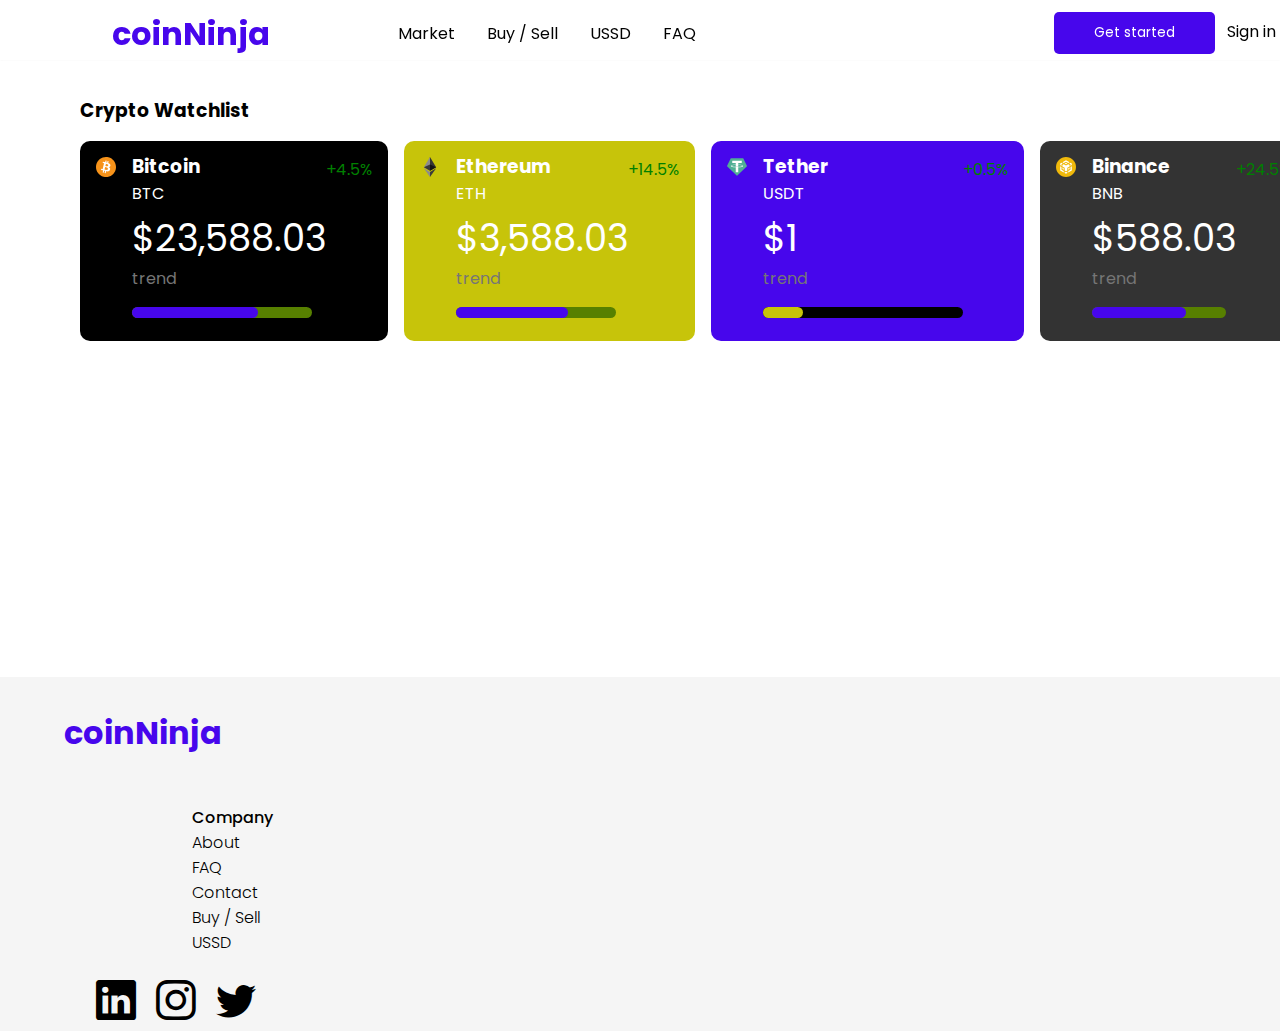
<file: html/buy.html>
<!DOCTYPE html>
<html lang="en">
<head>
    <meta charset="UTF-8">
    <meta http-equiv="X-UA-Compatible" content="IE=edge">
    <meta name="viewport" content="width=device-width, initial-scale=1.0">
    <link rel="stylesheet" href="../css /style.css">
    <link rel="stylesheet" href="../css /buy.css">
    <link rel="stylesheet" href="../css /market.css">
    <link rel="stylesheet" href="https://cdn.jsdelivr.net/npm/bootstrap-icons@1.10.3/font/bootstrap-icons.css">

    <title>coinNinja | Buy/Sell</title>
</head>
<body>
    <div class="container">
          <!--header-->
          <div class="header">
            <div class="title">
                <h3><a href='index.html'>coinNinja</a></h3>

            </div>
            <div class="navigation" id="navigation">
                <ul>
                    <li><a href="market.html">Market</a>
                    
                    </li>
                    <li><a href="buy.html">Buy / Sell</a>
                         
                    </li>
                    
                    <li><a href="">USSD</a></li>
                     
                   
                    
                    <li><a href="">FAQ</a></li>
                    
                </ul>
                <div class="nav-button">
                    <a href="signup.html" ><button class="one">Get started</button></a> 
                <a href="login.html"><button class="two">Sign in</button></a>
                </div>
                
            </div>
             
            <div class="menu" id="menu">
                <span></span>
                <span></span>
                <span></span>
            </div>
            <div class="close" id="close">
                <span>X</span>
            </div>
        </div>
  <!--main-->
      <main id="watch-main">
        <div class="watchlist">
            <div class="watchlist-head">
                <h3>Crypto Watchlist</h3>
            </div>
           <div class="watch-row">
            <div class="watch-col">
                <img src="../images/bitcoin-btc-logo.svg" alt="">
                <div class="watch-text">
                    <h3>Bitcoin</h3>
                    <p>BTC</p>  
                    <div class="watch-price">
                    $23,588.03
                </div>
                <span class="tren">trend</span>
                <div class="watch-trend">
                    <div class="span"></div>
                </div>
                </div>
                <div class="watch-percent">+4.5%</div>
              
                
            </div>
            <div class="watch-col watch2">
                <img src="../images/ethereum-eth-logo.svg" alt="">
                <div class="watch-text">
                    <h3>Ethereum</h3>
                    <p>ETH</p>  
                    <div class="watch-price">
                    $3,588.03
                </div>
                <span class="tren">trend</span>
                <div class="watch-trend">
                    <div class="span"></div>
                </div>
                </div>
                <div class="watch-percent">+14.5%</div>
              
                
            </div>
            <div class="watch-col watch3">
                <img src="../images/tether-usdt-logo.svg" alt="">
                <div class="watch-text">
                    <h3>Tether</h3>
                    <p>USDT</p>  
                    <div class="watch-price">
                    $1
                </div>
                <span class="tren">trend</span>
                <div class="watch-trend">
                    <div class="span"></div>
                </div>
                </div>
                <div class="watch-percent">+0.5%</div>
              
                
            </div>
            <div class="watch-col watch4">
                <img src="../images/bnb-bnb-logo.svg" alt="">
                <div class="watch-text">
                    <h3>Binance</h3>
                    <p>BNB</p>  
                    <div class="watch-price">
                    $588.03
                </div>
                <span class="tren">trend</span>
                <div class="watch-trend">
                    <div class="span"></div>
                </div>
                </div>
                <div class="watch-percent">+24.5%</div>
              
                
            </div>
           </div>
        </div>
      </main>
            
            
       
            
              
               
                 
             <!--footer-->
             <div class="footer footer-m">
                <h3>coinNinja</h3>
                <div class="main-list">
                   <div class="list">
                    <h4>Company</h4>
                    <ul>
                        <li><a href="">About</a></li>
                        <li><a href="">FAQ</a></li>
                        <li><a href="">Contact</a></li>
                        <li><a href="">Buy / Sell</a></li>
                        <li><a href="">USSD</a></li>
                    </ul>
                </div>
               
               
                </div>
                
                <div class="social-icons">
                    <ul>
                        <li><i class="bi bi-linkedin"></i></li>
                        <li><i class="bi bi-instagram"></i></li>
                        <li><i class="bi bi-twitter"></i></li>
                    </ul>
                </div>
            </div>
    </div>
    <script src="../js/nav.js"></script>
</body>
</html>
</file>
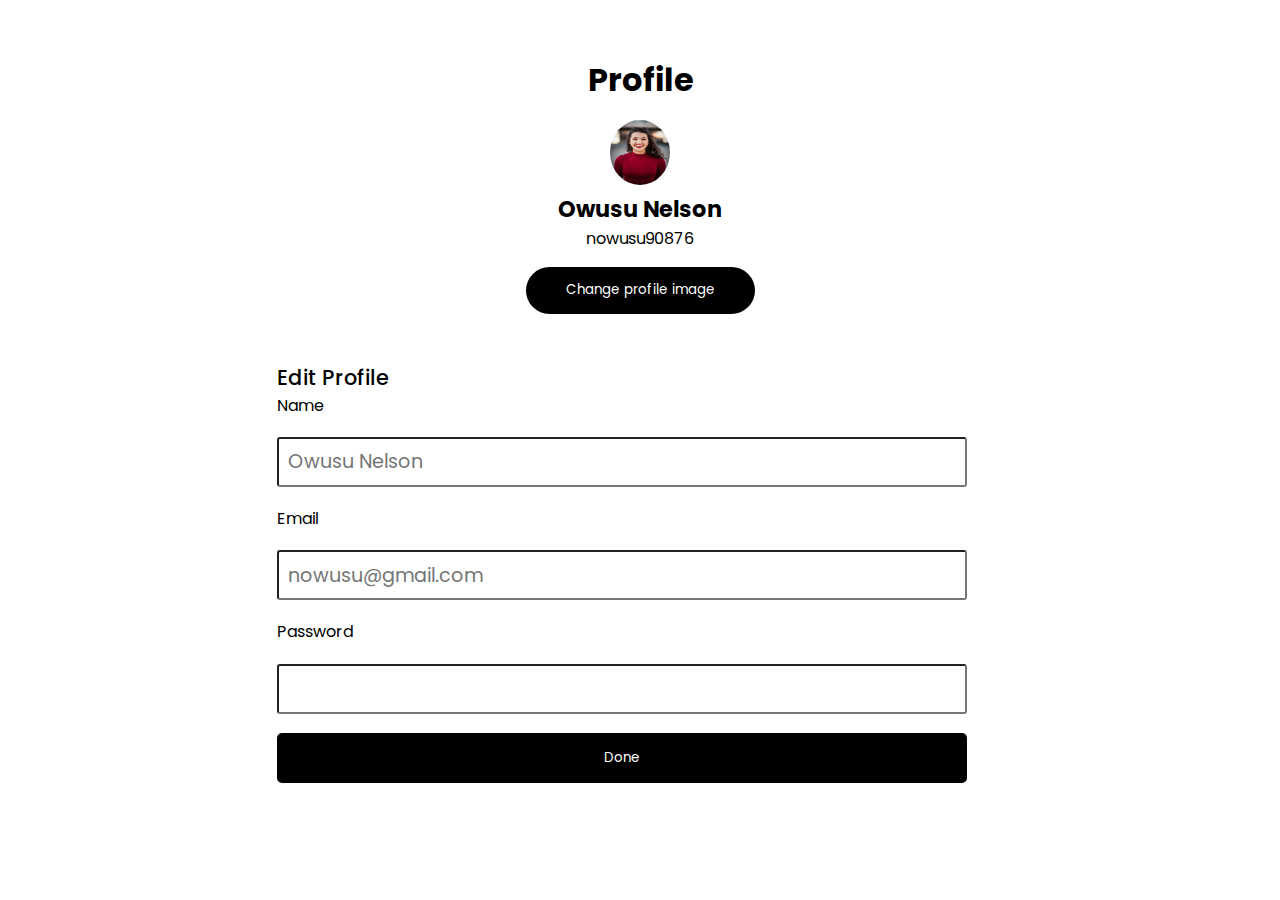
<file: html/edit-profile.html>
<!DOCTYPE html>
<html lang="en">
<head>
    <meta charset="UTF-8">
    <meta http-equiv="X-UA-Compatible" content="IE=edge">
    <meta name="viewport" content="width=device-width, initial-scale=1.0">
    <link rel="stylesheet" href="../css /edit-profile.css">
    <title>Edit profile</title>
</head>
<body>
    <div class="container">
        <!--header-->
        <div class="main-header">
        <h3 class="pro">Profile</h3>
            <div class="profile-image">
                <img src="../images/michael-dam-mEZ3PoFGs_k-unsplash.jpg" alt="">
            </div>
            <div class="profile-name">
                <h3>Owusu Nelson</h3>
                <p>nowusu90876</p>
            </div>
            <div class="profile-edit">
                <a href="edit-profile.html"><button>Change profile image</button></a>
            </div>
          </div>
          <div class="edit">
            <h3>Edit Profile</h3>
            <div class="form-container">
                <form action="">
                    <label for="username">Name</label>
                    <input type="text" name="" id="" placeholder="Owusu Nelson">
                    <label for="email">Email</label>
                    <input type="email" name="" id="" placeholder="nowusu@gmail.com">
                    <label for="password">Password</label>
                    <input type="password" name="" id="">
                    <button type="submit">Done</button>
                </form>
            </div>
          </div>
    </div>
</body>
</html>
</file>
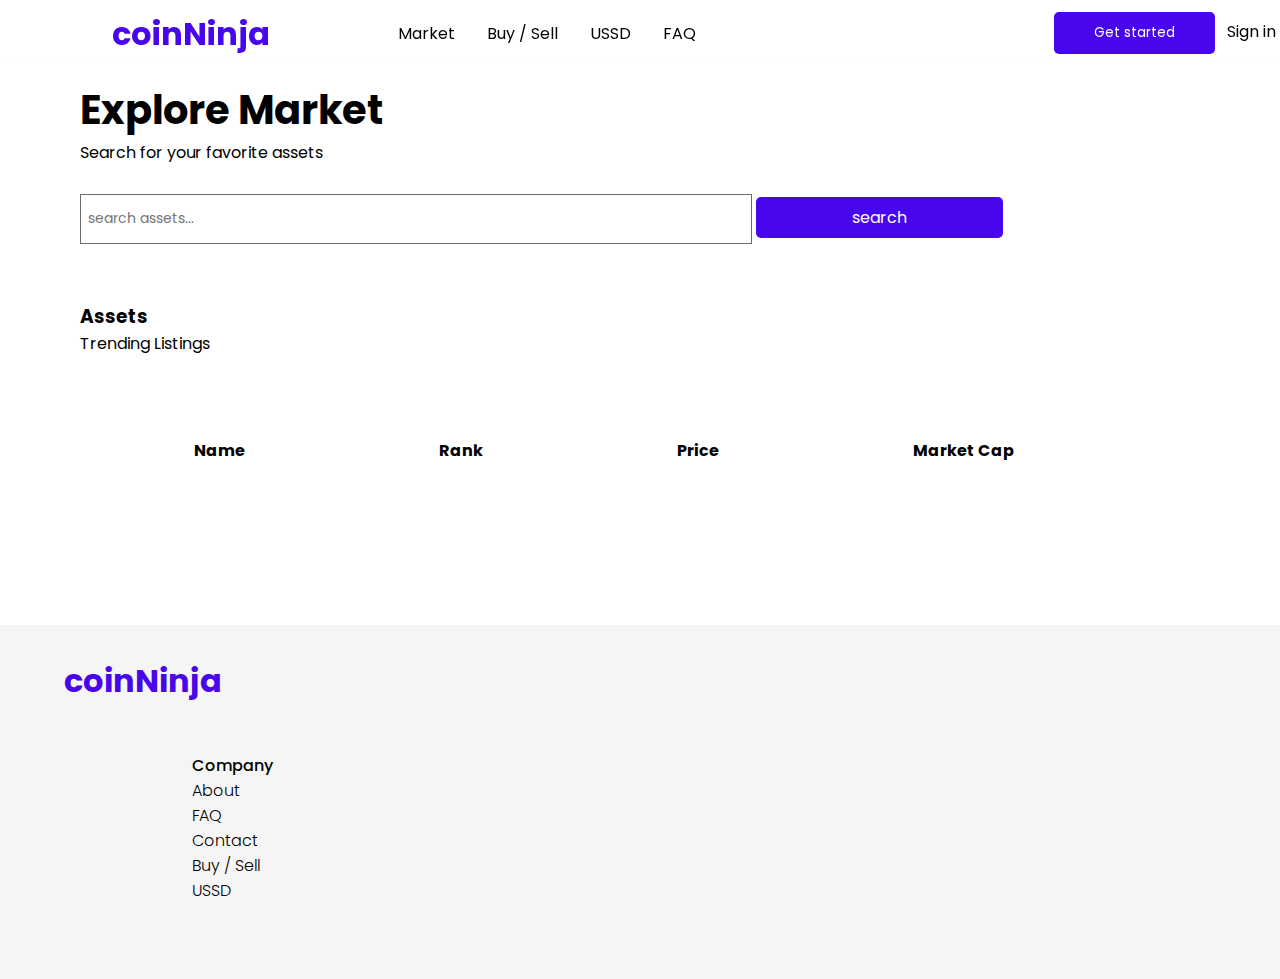
<file: html/market.html>
<!DOCTYPE html>
<html lang="en">
<head>
    <meta charset="UTF-8">
    <meta http-equiv="X-UA-Compatible" content="IE=edge">
    <meta name="viewport" content="width=device-width, initial-scale=1.0">
    <link rel="stylesheet" href="../css /style.css">
    <link rel="stylesheet" href="../css /market.css">
    <title>CoinNinja | Market</title>
</head>
<body>
    <div class="container">
         <!--header-->
         <div class="header">
            <div class="title">
                <h3><a href='index.html'>coinNinja</a></h3>

            </div>
            <div class="navigation" id="navigation">
                <ul>
                    <li><a href="market.html">Market</a>
                    
                    </li>
                    <li><a href="buy.html">Buy / Sell</a>
                         
                    </li>
                    
                    <li><a href="">USSD</a></li>
                     
                   
                    
                    <li><a href="">FAQ</a></li>
                    
                </ul>
                <div class="nav-button">
                    <a href="signup.html" ><button class="one">Get started</button></a> 
                <a href="login.html"><button class="two">Sign in</button></a>
                </div>
                
            </div>
             
            <div class="menu" id="menu">
                <span></span>
                <span></span>
                <span></span>
            </div>
            <div class="close" id="close">
                <span>X</span>
            </div>
        </div>
        <!--main-->
        <main id="main">
            <div class="market-hero">
                <h1>Explore Market</h1>
                <p>Search for your favorite assets</p>
                <div class="market-input">
                    <input type="search" name="" id="myInput" placeholder="search assets..." onkeyup="searchTable()">
                    <button type="submit">search</button>
                </div>
            </div>
           
            <div class="market-table">
                <h3>Assets</h3>
                <p>Trending Listings</p>
                <table id="myTable">
                    <thead>
                        <th>Name</th>
                        <th>Rank</th>
                        <th>Price</th>
                        <th>Market Cap</th>
                        
                        
                    </thead>
                    <tbody id="data">

                    </tbody>
                </table>
            </div>
      
        </main>
         <!--footer-->
         <div class="footer footer-m">
            <h3>coinNinja</h3>
            <div class="main-list">
               <div class="list">
                <h4>Company</h4>
                <ul>
                    <li><a href="">About</a></li>
                    <li><a href="">FAQ</a></li>
                    <li><a href="">Contact</a></li>
                    <li><a href="">Buy / Sell</a></li>
                    <li><a href="">USSD</a></li>
                </ul>
            </div>
           
           
            </div>
            
            <div class="social-icons">
                <ul>
                    <li><i class="bi bi-linkedin"></i></li>
                    <li><i class="bi bi-instagram"></i></li>
                    <li><i class="bi bi-twitter"></i></li>
                </ul>
            </div>
        </div>
       
    </div> 
            
    <script src="../js/data.js"></script>
    <script src="../js/nav.js"></script>
    <script>
        function searchTable() {
            var input, filter, found, table, tr, td, i, j;
            input = document.getElementById("myInput");
            filter = input.value.toUpperCase();
            table = document.getElementById("myTable");
            tr = table.getElementsByTagName("tr");
            for (i = 0; i < tr.length; i++) {
                td = tr[i].getElementsByTagName("td");
                for (j = 0; j < td.length; j++) {
                    if (td[j].innerHTML.toUpperCase().indexOf(filter) > -1) {
                        found = true;
                    }
                }
                if (found) {
                    tr[i].style.display = "";
                    found = false;
                } else {
                    tr[i].style.display = "none";
                }
            }
        }
        </script>
</body>
</html>
</file>
<file: css /style.css>
@import url('https://fonts.googleapis.com/css2?family=Montserrat:ital,wght@0,100;0,200;0,300;0,400;0,500;0,600;0,700;0,800;0,900;1,100;1,200;1,300;1,400;1,500;1,600;1,700;1,800&family=Poppins:ital,wght@0,100;0,200;0,300;0,400;0,500;0,700;0,900;1,100;1,200;1,400;1,500&display=swap');

*,::before,
::after{
    margin: 0;
    padding: 0;
    box-sizing: border-box;
    font-family: 'Poppins',sans-serif;
}
a:hover{
    color: rgb(71, 6, 236);
} 
.bi{
    font-size: 40px;
    
}
.header .title h3 a{
  text-decoration: none;
  color: rgb(71, 6, 236);
}
.bi-instagram,.bi-twitter{
    padding-left: 0.5em;
}
@media (min-width:280px) and (max-width : 800px){
    .container{
        width: 100%;
    }
    .header{
        width: 100%;
    }
    .image-img{
        display: none;
    }
    .title{
        width: 100%;
        height: 60px;
        box-shadow: 0.01em 0.01em 0.1em rgba(0,0,0,0.2);
        text-align: center;
    }
    .title h3{
        padding: 0.3em 0;
        font-size: 1.8em;
        color: rgb(71, 6, 236);
        font-weight: 500;
    }
     .right{
        float: right;
     }
    .menu{
        position: absolute;
        top: 1.4%;
        right: 5%;
         
    }
    .menu span{
        display: block;
        background-color: #000;
        width: 30px;
        height: 3px;
        margin: 0.4em 0;
        cursor: pointer;
    }
    .navigation{
        width: 100%;
        height: 100vh;
        display: none;
         bottom: 0;
         
    }
    .navigation ul{
        display: block;
        list-style-type: none;

    }
    .navigation ul li{
        padding: 1.4em 2em;
    }
    .navigation ul li a{
        text-decoration: none;
        font-size: 1.2em;
        color: #000;
    }
    .nav-button{
        display: block;
        text-align: center;
        margin: 1em 0.1em;
    }
    .nav-button .one{
        padding: 1.75em 10.1em;
        border: none;
        background-color: rgb(71, 6, 236);
        color: #fff;
        border-radius: 5px;
        margin-bottom: 0.8em;
        display: block;
        margin-left: 2.5em;
    }
    .nav-button .two{
        padding: 1.5em 11em;
        border: 1px solid rgb(71, 6, 236);
        color: rgb(71, 6, 236);
        background-color: #fff;
    }
  .sub{
        display: none;
        background-color: aliceblue;
    }
    .sub li{
        padding: 0 1em;
    }
    .close{
        position: absolute;
        top: 2.2%;
        right: 5%;
        display: none;
    }
    .close span{
        font-size: 1.2em;
        font-weight: 800;
    }
    main{
        margin-bottom: -15em;
    }
    .main-header{
        margin: 3em 0;
        text-align: center;
    }
    .main-header h3{
        font-size: 2em;
    }
    .button{
        margin: 1em 0;
    }
    .button button{
        border: none;
        background-color: rgb(71, 6, 236);
        color: #fff;
        border-radius: 5px;
        padding: 1em 7em;
    }
    .image{
        width: 100%;
        height: 70px;
        margin: 6em 0;
    }
    .image img{
        width: 100%;
        object-fit: contain;
    }
    .image h3{
        font-size: 1.5em;
        font-weight: 400;
        margin-bottom: 1em;
    }
    .info{
        margin: 22em 0 ;
        position: relative;
        text-align: center;
    }
    .col-1 h3{
        font-size: 1.5em;
        font-weight: 400;
        
    }
    .icon{
        margin: 1em 0;
    }
    .icon p{
         font-style: italic;
        font-size: 1em;
        margin: 1.3em 0;
    }
    .col-2{
        margin: 4em 0;
    }
    .col-2 h3{
        font-size: 1.5em ;
        font-weight: 400;
    }
    .col-3{
        margin: 4em 0;
    }
    .col-3 h3{
        font-size: 1.5em;
        font-weight: 400;
    }
    .icon img{
        width: 50px;
        margin: 1.4em 0.5em;
    }
    .col-4{
        margin: 6em 0;
    }
    .col-4 h3{
        font-size: 2em;
    }
    .col-4 .icon{
       margin: 2em 0;
    }
    .col-4 p{
        font-weight: 500;
        font-size: 1.2em;
    }
    .footer{
         position: relative;
         
         
        width: 100%;
        background-color: whitesmoke;
    }
    .footer h3{
        color: rgb(71, 6, 236);
        font-size: 1.5em;
        padding: 1em;
    }
    .list{
        padding: 0 1.9em;
    }
    .list h4{
        font-size: 1em;
        font-weight: 500;
    }
    .list ul{
        list-style-type: none;
        display: block;
    }
    .list ul li a{
        margin: 0.5em 0;
        text-decoration: none;
        color: #000;
        font-weight: 300;
    }
    .social-icons ul{
        display: flex;
        margin: 1em ;
        list-style-type: none;
    }
    .social-icons ul li a{
        margin: 0 0.5em;
        text-decoration: none;
    }
    .billboard{
        width: 100%;
        height: 500px;
        background-color: azure;
    }
    .bill-title{
        padding: 1em;
        text-align: center;
    }
    .image-image{
        width: 300px;
        float: right;
        margin-top: 1em;
       margin-right: 2em;
    }
    .image-image img{
        width: 100%;
        object-fit: contain;
    }
}
@media (min-width :450px){
    .info{
        margin: 40em 0;
    }
}
  
@media (min-width:801px) and (max-width:12000px) {
    .container{
        width: 100vw;
    }
    .header{
        width: 100%;
        height: 60px;
        box-shadow:  0.01em 0.01em 0.1em rgba(0,0,0,0.2);
        display: flex;
        position: fixed;
         
        background-color: #fff;
    }
    .menu{
        display: none;

    }
    .close{
        display: none;
    }
    .title h3{
        font-size: 2em;
        padding: 0.3em 3.5em;
        color: rgb(71, 6, 236);
        cursor: pointer;
    }
    .navigation ul{
        display: flex;
        list-style-type: none;
        margin: 1.3em 0;
    }
    .nav-button{
          position: relative;
          top: -3.4em;
          right: -42em;
    }
    .navigation ul li a{
        margin: 0 1em;
        text-decoration: none;
        color: #000;
    }
    .nav-button .one{
        border:none;
        border-radius: 5px;
        padding: 0.8em 3em;
        color: #fff;
        background-color: rgb(71, 6, 236);
        cursor: pointer;
    }
    .nav-button .two{
        background-color: transparent;
        color: #000;
        border: none;
        margin: 0 0.5em;
        font-size: 1em;
        cursor: pointer;
    }
    main{
        padding: 16em 4em;
        margin-bottom: -45em;
    }
    .main-header h3{
        font-size: 2.7em;
    }
    .button button{
        cursor: pointer;
        padding: 1em 5em;
        border: none;
        border-radius: 5px;
        color:#fff;
        background-color: rgb(71, 6, 236);
        margin: 3em 0;
    }
    .image-img{
        float: right;
        margin-top: -20em;
    }
    .image-img img{
        width: 610px;
         
    }
    .image{
        margin: 15em 0;
        width: 100%;
    }
    .image h3{
        font-size: 2em;
         
    }
    .image img{
        margin: 2em 0; 
       width:400px;
        object-fit: contain;
    }
    .icon img{
        width: 50px;
        margin: 0.5em;
    }
      .info{
        margin-top: -40.5em;
        margin-left: 45em;
      }
      .col-4{
        text-align: center;
        margin-top: 10em;
        margin-left: -50em;
        
      }
      .col-4 h3{
        font-size: 3em;
      }
      .col-4 .main-icon{
        display: flex;
        margin: 5em 25em;
      }
      .col-4 .main-icon .icon{
        margin: 0 2em;
      }
      .footer{
        background-color: whitesmoke;
        width: 100%;
         
      }
      .footer h3{
        font-size: 2em;
        color: rgb(71, 6, 236);
        padding: 1em 2em;
      }
      .main-list{
        display: flex;
        margin: 1em 5em;
      }
      .list{
        margin: 0 7em;
      }
      .list h4{
        font-weight: 500;
        font-size: 1em;
      }
      .list ul {
        list-style-type: none;
        display: block;
      }
      .list ul li a{
        text-decoration: none;
        color: #000;
        font-weight: 300;
      }
      .social-icons{
        margin: 0 6em;
      }
      .social-icons ul{
        list-style-type: none;
        display: flex;
      }
      .social-icons ul li a{
        text-decoration: none;
      }
      .social-icons ul li a box-icon:hover{
        color: rgb(71, 6, 236);
      }
      .billboard{
        width: 100%;
        height: 500px;
        background-color: azure;
      }
      .bill-title h1{
        padding: 2em;
        color: #000;
        font-size: 3em;
      }
      .bill-title p{
        margin-top: -5em;
        padding: 0 6em;
      }
      .bill-title .button{
        margin: 0 6em;
      }
      .image-image{
        width: 550px;
        float: right;
        margin-right: 5em;
        margin-top: -23em;
      }
      .image-image img{
        width: 100%;
        object-fit: contain;
      }
    }
@media (min-width:801px) and  (max-width : 950px){
    .main-header h3{
        font-size: 1.5em;
    }
    .image-img img{
       width: 400px;
    }
    .image-img{
        margin-top: -17em;
        margin-right: -3em;
        float: right;
    }
    .header .title h3{
        padding: 0.7em 0.3em ;
        font-size: 1.4em;
    }
    .navigation ul {
        margin-left: 5em;
    }
    .navigation ul li a{
        font-size: 0.8em;
    }
    .nav-button{
        margin-left: -11.3em;
        margin-top: 1em;
    }
    .nav-button .one{
        padding: 0.5em 1em;
    }
    .nav-button button{
        margin: 0.5em 0;
        font-size: 0.8em;
    }
    .col-1, .col-2, .col-3{
        margin-left:-21em ;
    }
    .col-4 h3 {
        text-align: center;
        margin-left: 2em;
    }
    .col-4 p{
        margin-left: 6em;
    }
   .col-4 .main-icon  {
       margin: 5em 16em;
        display: flex;
    } 
    .col-4 .main-icon .icon{
        display: block;
    }
    .col-4 .main-icon .icon p{
        margin-left: -0.1em;
    }
    .bill-title h1{
        font-size: 1.9em;
    }
    .bill-title p{
        margin-top: -2.9em;
        margin-left: -2.1em;
    }
    .bill-title .button{
        margin-left: 3.9em;
    }
    .image-image{
        width: 300px;
        float: right;
        margin-top: -15em;
        margin-left: -10em; 
    }
    .billboard{
        width: 100%;
    }
    .main-list{
        margin-left: -3em;
    }
    .social-icons{
        margin-left: 1em;
    }
    .bill-title{
        margin: 0.5em;
    }
    .main-header{
        margin-left: -1.5em;
    }
}    
@media (min-width : 820px) and (max-width:1149px){
    .title h3{
        font-size: 2em;
        padding: 0.3em 3.5em;
    }
}
@media (min-width : 900px) and (max-width : 1000px){
    .nav-button{
        margin-left: -6.3em;
        margin-top: 1em;
    }
    .nav-button .one{
        padding: 0.5em 1em;
    }
    .nav-button button{
        margin: 0.5em 0;
        font-size: 0.8em;
    }
    .col-1, .col-2, .col-3{
        margin-left:-18em ;
    }
    .col-4 .main-icon  {
        margin: 5em 17.5em;
         display: flex;
     } 
}              
@media (min-width:951px) and (max-width:1200px){
    .title h3{
        font-size: 1.5em;
        padding: 0.5em;
    }
    .navigation ul li a{
        font-size: 0.9em;
    }
    .navigation ul{
        margin-left: 8em;
    }
    .main-header h3{
        font-size: 2em;
    }
    .image-img img{
        width: 400px;
        margin-top: 2em;
    }
}
@media (min-width:1000px) and (max-width:1200px){
    .image-img img{
        width: 490px;
    }
    .col-4 h3{
        margin-left: 2.8em;
    }
    .col-4 .p{
        margin-left: 7em;
    }
}
.buy-header h1{
    font-size: 2em;
    text-align: center;
}
.buy-header p{
    text-align: center;
}
.buy-ul ul{
    display: flex;
    list-style-type: none;
    text-align: center; 
    align-items: center;
    justify-content: center;
    justify-items: center;
    margin-top: 2em;
}
.buy-ul li img{
    width: 40px;
    height: 40px;
    margin: 0 0.5em;
}
@media screen and (min-width:800px) {
    .buy-header h1{
       text-align: left;
       font-size: 3.5em;
       
    }
    .buy-header p{
        text-align: left;
    }
    .buy-main{
        padding-top: 10em;
    }
    .buy-ul ul{
        align-items: flex-start;
        justify-content: flex-start;
        justify-items: flex-start;
    }
    .buy-ul li img{
        width: 60px;
        height: 60px;
    }
}
</file>
<file: css /buy.css>
.watch-col{
   margin-top: 1em;
    width: 93%;
    height: 200px;
    padding: 1em;
    background-color: #000;
    border-radius: 10px;
    display: flex;
    margin-left: 1em;
}
.watchlist-head{
    margin-left: 1em;
}

.watch-col img{
    width: 20px;
    height: 20px;
}
#watch-main{
    padding-top: 2em;
}
.watch-text{
    padding-left: 1em;
    margin-top: -0.3em;
    color: #fff;
}
.watch-percent{
    margin-left: auto;
    color: green;
}
.watch-price{
    margin-top: 0.1em;
    font-size: 2.3em;
}
.watch-trend{
    height: 0.7em;
    width: 93%;
    border-radius: 30px;
    background-color: rgb(87, 128, 0);
    margin-top: 1em;
}
.span{
    width: 70%;
    height: 100%;
    background-color: rgb(71,6,236);
    border-radius: 30px;
}
.tren{
    color: rgb(118, 118, 118);
    margin-bottom: -2em;
}
.watch2{
    background-color: rgb(199, 196, 10);
}
.watch3{
    background-color: rgb(71,6,236);
}
.watch4{
    background-color: #333;
}
.watch3 .watch-trend{
    background-color: #000;
    width: 200px;
}
.watch3 .span{
    background-color: rgb(199, 196, 10);
    width: 20%;
}
@media screen and (min-width:800px) {
    .watch-row{
        display: flex;
    }
    .watchlist-head{
        padding-top: 4em;
    }
}
</file>
<file: css /market.css>
#main{
    padding: 5em;
    
}
.market-hero h1{
    font-weight: 700;
    font-size: 2.5em;
}
.market-input input{
    margin: 1em  0;
    height: 50px;
    width: 100%;
    padding: 0.5em;
    font-size: 0.875em;
    border: 1px solid rgb(109, 107, 107);
    outline: none;
}
.market-input button{
    padding: 1em 5em;
    background-color: rgb(71,6,236);
    border: none;
    color: #fff;
    font-size: 1em;
    cursor: pointer;
    border-radius: 5px;
}
@media screen and (min-width:800px){
   .market-hero{
    text-align: left;
   }
   .market-input input{
    width: 60%;
   }
   .market-input button{
    padding: 0.5em 6em;
    margin: 2em 0;
    border-radius: 5px;
   }
   
}
.market-table{
    margin-top: 2em;
}
table{
    margin-top: 2em;
   margin-left: -4.6em;
}
td{
   padding: 1em 0; 

}
td span{
    color: rgb(104, 104, 104);
}
@media screen and (min-width:800px) {
    table{
        margin-left: 1em;
        margin-top: 5em;
    }
    td{
        padding-left: 6em;
    }
    th{
        margin-left: -2em;
        padding: 0 6em;
    }

}
.footer-m{
    margin-top: 20em;
}
@media screen and (min-width:800px) {
    .footer-m{
        margin-top: 50em;
    }
}
</file>
<file: css /edit-profile.css>
@import url('https://fonts.googleapis.com/css2?family=Montserrat:ital,wght@0,100;0,200;0,300;0,400;0,500;0,600;0,700;0,800;0,900;1,100;1,200;1,300;1,400;1,500;1,600;1,700;1,800&family=Poppins:ital,wght@0,100;0,200;0,300;0,400;0,500;0,700;0,900;1,100;1,200;1,400;1,500&display=swap');

*,::before,
::after{
    margin: 0;
    padding: 0;
    box-sizing: border-box;
    font-family: 'Poppins',sans-serif;
}
.container{
    width: 100%;
}
.main-header{
    width: 100%;
    text-align: center;
    margin-top: 3.5em;
}
.profile-image img{
    width: 60px;
    height: 65px;
    border-radius: 50%;
}
.profile-name h3{
    font-size: 1.4em;
}
.profile-edit {
    margin: 1em 0;
}
.profile-edit button{
    padding: 1em 3em;
    border: none;
    border-radius: 30px;
    color: #fff;
    background-color: black;
}
.pro{
    font-size: 2em;
    margin-bottom: 0.5em;
}
.edit{
    margin: 3em 2.3em;
}
.edit h3{
    font-size: 1.3em;
    font-weight: 500;
}
input{
    width: 95%;
    height: 50px;
    padding: 0.5em;
    font-size: 1.2em;
    border-radius: 3px;
    margin: 1em 0;
}
form button{
    width: 95%;
    height: 50px;
    border: none;
    border-radius: 5px;
    cursor: pointer;
    background-color: #000;
    color: #fff;
}
@media (min-width:1005px){
    .container{
       max-width: 800px; 
       margin: 3em auto;

    }
   
}
</file>
